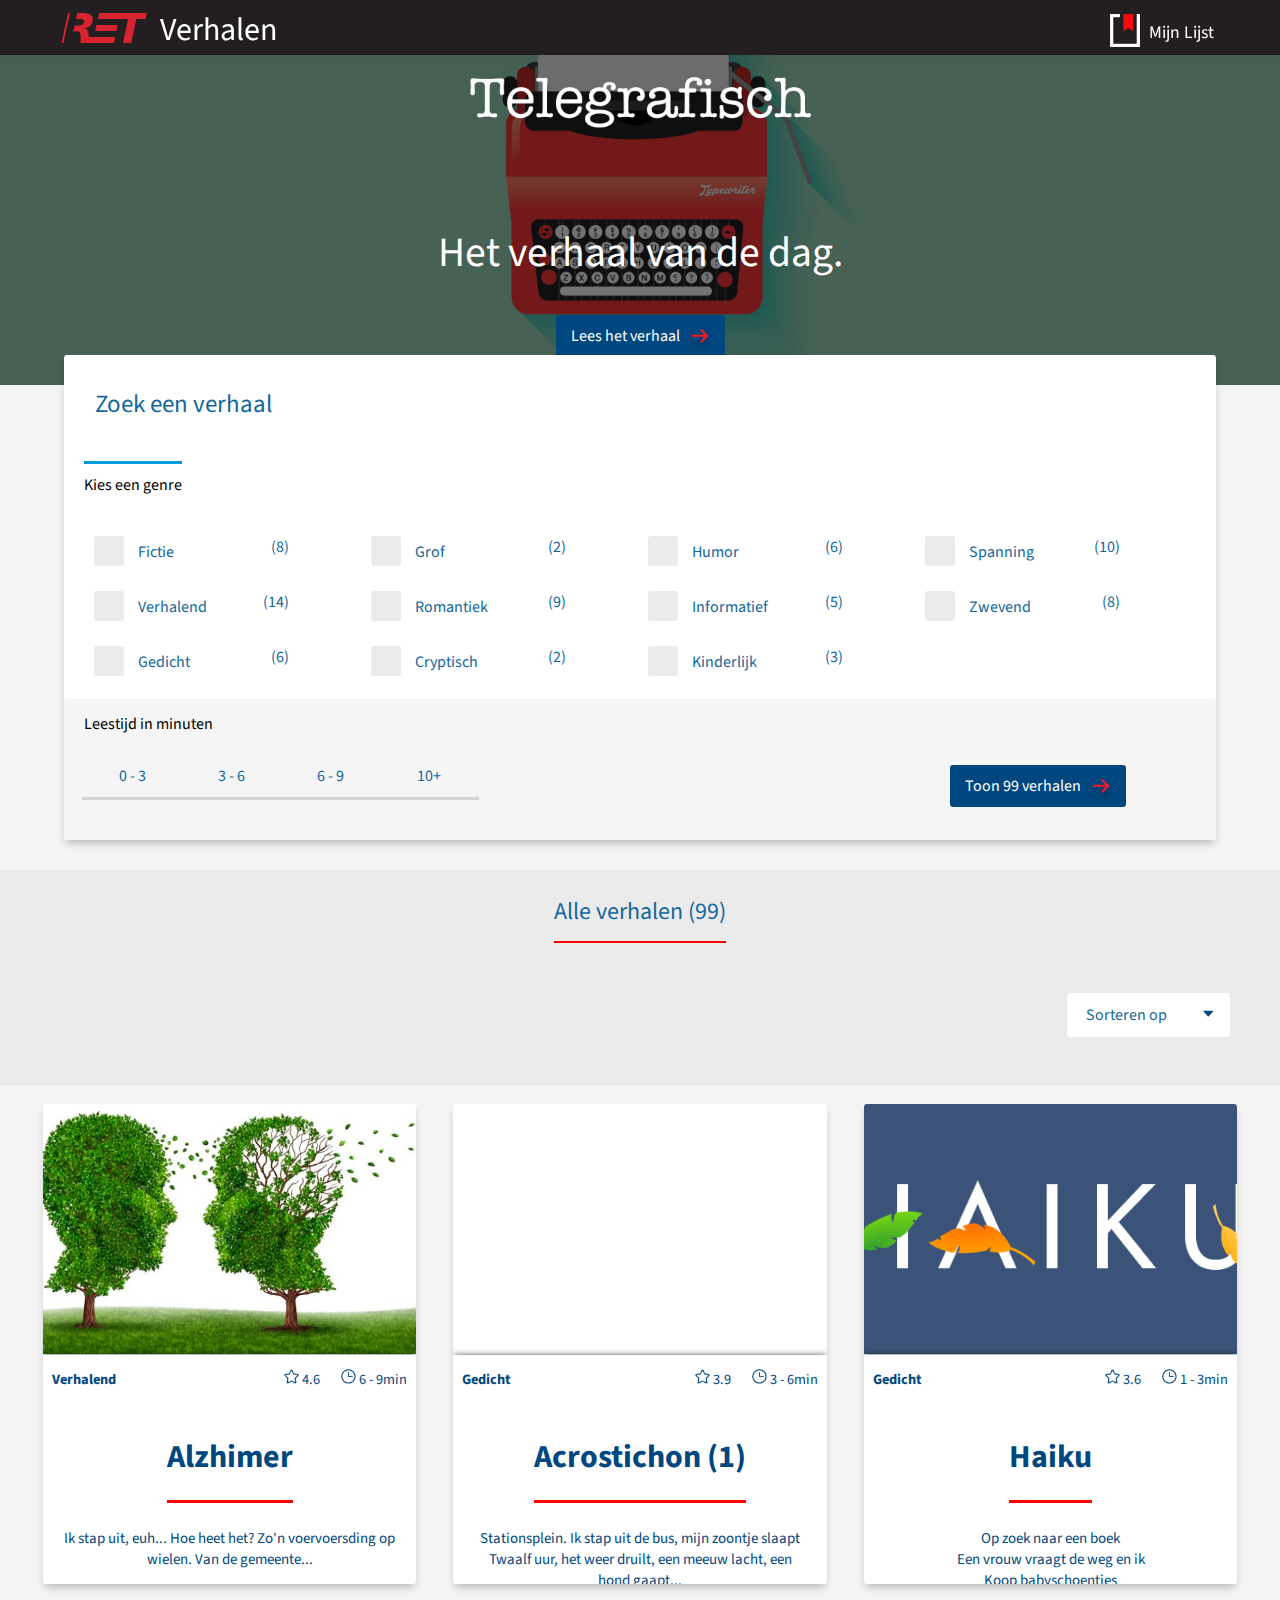
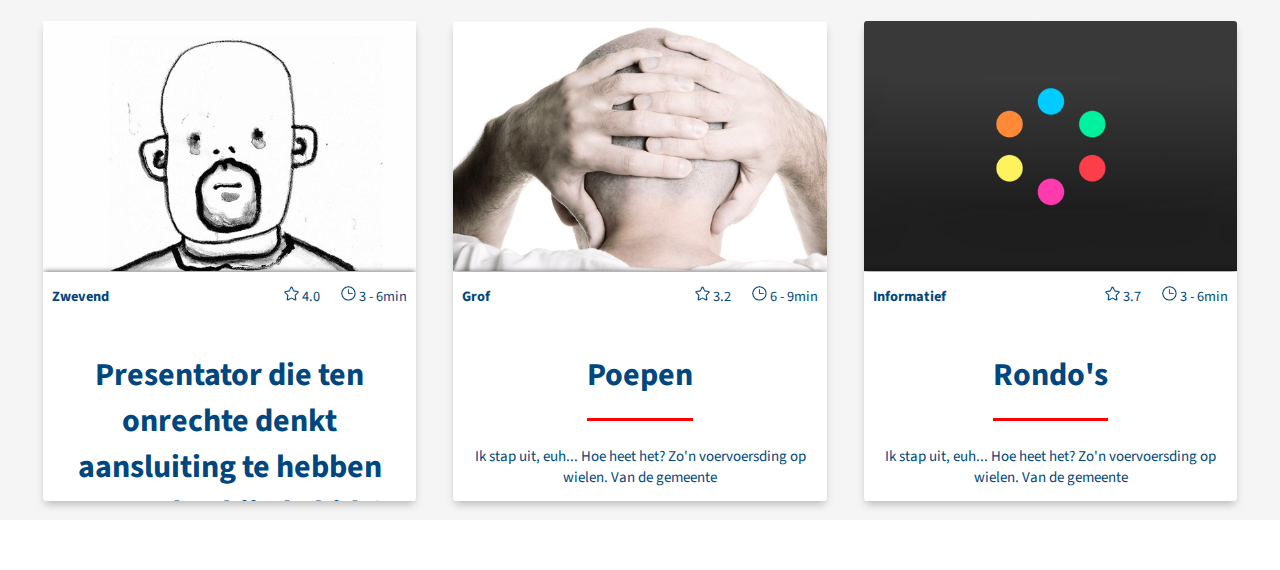
<file: index.html>
<!DOCTYPE html>
<html lang="nl">
    <head>
        <meta charset="utf-8">
        <link rel="stylesheet" href="css/style.css">
        <meta name="viewport" content="width=device-width, initial-scale=1.0">
        <title>RET | Verhalen</title>
        <link href="https://fonts.googleapis.com/css?family=Source+Sans+Pro:400,600,700" rel="stylesheet">
    </head>
    <body id="home">
        <header class="page-header">
            <div>
            <img src="assets/logo.svg" alt="RET logo" class="logo"> <h1 class="pageh1">Verhalen</h1>

            <nav class="main-nav">
                <ul>
                    <li><a href="sites/log-in.html" class="mijn-lijst"><img src="assets/opgeslagen-w.png" alt="" class="lijst-icon"><span> Mijn Lijst</span></a></li>
                </ul>
            </nav>
            </div>
        </header>

        <main>
            <section class="aanbevolen">
                <article class="aanbevolen-verhaal">
                    <h1>Het verhaal van de dag.</h1>
                    <a href="#" class="standard">Lees het verhaal</a>
                </article>
            </section>

            <section class="filter">
                <article class="">



                    <form action="#">
                    <fieldset>
                        <legend class="first-legend">Zoek een verhaal</legend>

                        <fieldset class="genre">
                            <legend>Kies een genre</legend>
                            <div class="genre-filters">
                                <input type="checkbox" id="fictie" value="8">
                                <label for="fictie">Fictie <span>8</span></label>

                                <input type="checkbox" id="grof" value="2">
                                <label for="grof">Grof <span>2</span></label>

                                <input type="checkbox" id="humor" value="6">
                                <label for="humor">Humor <span>6</span></label>

                                <input type="checkbox" id="spanning" value="10">
                                <label for="spanning">Spanning <span>10</span></label>

                                <input type="checkbox" id="verhalend" value="14">
                                <label for="verhalend">Verhalend <span>14</span></label>

                                <input type="checkbox" id="romantiek" value="9">
                                <label for="romantiek">Romantiek <span>9</span></label>

                                <input type="checkbox" id="informatief" value="5">
                                <label for="informatief">Informatief <span>5</span></label>

                                <input type="checkbox" id="zwevend" value="8">
                                <label for="zwevend">Zwevend <span>8</span></label>

                                <input type="checkbox" id="gedicht" value="6">
                                <label for="gedicht">Gedicht <span>6</span></label>

                                <input type="checkbox" id="cryptisch" value="2">
                                <label for="cryptisch">Cryptisch <span>2</span></label>

                                <input type="checkbox" id="Kinderlijk" value="3">
                                <label for="Kinderlijk">Kinderlijk <span>3</span></label>

                            </div>
                            <a class="see-more">Laat nog (5) verhalen zien  +</a>
                        </fieldset>

                        <fieldset class="footer">
                            <legend>Leestijd <span>in minuten</span></legend>
                            <div>
                                <input type="checkbox" id="eerste">
                                <label for="eerste">0 - 3 </label>

                                <input type="checkbox" id="tweede">
                                <label for="tweede">3 - 6 </label>

                                <input type="checkbox" id="derde">
                                <label for="derde">6 - 9 </label>

                                <input type="checkbox" id="vierde">
                                <label for="vierde">10+  </label>

                                <button class="standard mobile-center" type="submit">Toon 99 verhalen</button>
                            </div>

                        </fieldset>

                    </form>

                </article>
            </section>
            <section class="sortby">
                <nav>
                    <header>
                        <h2 class="sort-title">Alle verhalen (99)</h2>
                    </header>
                    <ul>
                        <li><a class="sort sort-close">Fictie</a></li>
                        <li><a class="sort sort-close">Gedicht</a></li>
                    </ul>
                    <!-- <a class="sort sort-order">Sorteren op</a> -->

                    <form class="sort-form sort-order">
                      <fieldset>
                        <legend class="hide">
                          <h4>Sorteer op</h4>
                        </legend>
                        <select name="Sorteren op" id="" >
                          <option>Sorteren op</option>
                          <option value="populairhl">Populairiteit H-L</option>
                          <option value="populairlh">Populairiteit L-H</option>
                          <option value="beoordelinghl">Beoordeling H-L</option>
                          <option value="beoordeinglh">Beoordeling L-H</option>
                        </select>
                      </fieldset>
                    </form>

                </nav>
            </section>
            <section class="verhalen">
                <article class="verhaal">
                    <img src="assets/verhalen/verhaal-header.png" alt="Header afbeelding van verhaal Alzhimer">
                    <div class="tile-content">
                    <h3 class="verhaal-header">
                        <span class="genre">Verhalend</span>

                        <span class="rating"> 4.6</span>
                        <span class="leestijd"> 6 - 9min</span>
                    </h3>
                    <header>
                        <h1>Alzhimer</h1>
                    </header>
                    <p>
                        Ik stap uit, euh... Hoe heet het? Zo'n voervoersding op wielen. Van de gemeente...
                    </p>
                    <footer>
                        <a href="" class="leesmeer">Lees verder</a>
                        <a class="opslaan1">
                            <div class="ani-box">
                                <div class="bar1"></div>
                                <div class="bar2"></div>
                            </div>
                            <span>Voeg toe</span></a>
                    </footer>
                    </div>
                </article>

                <article class="verhaal ">
                    <img src="assets/verhalen/acrostichon2.gif" alt="Header afbeelding van verhaal Alzhimer" class="acrostichon">
                    <div class="tile-content">
                    <h3 class="verhaal-header">
                        <span class="genre">Gedicht</span>

                        <span class="rating"> 3.9</span>
                        <span class="leestijd"> 3 - 6min</span>
                    </h3>
                    <header>
                        <h1>Acrostichon (1)</h1>
                    </header>
                    <p>
                        Stationsplein. Ik stap uit de bus, mijn zoontje slaapt
Twaalf uur, het weer druilt, een meeuw lacht, een hond gaapt...
                    </p>
                    <footer>
                        <a href="sites/acrostichon.html" class="leesmeer">Lees verder</a>
                        <a href="" class="opslaan">
                            <div class="ani-box">
                                <div class="bar1"></div>
                                <div class="bar2"></div>
                            </div>
                            <span>Voeg toe</span></a>
                    </footer>
                    </div>
                </article>

                <article class="verhaal">
                    <img src="assets/verhalen/haiku.png" alt="Header afbeelding van verhaal Alzhimer">
                    <div class="tile-content">
                    <h3 class="verhaal-header">
                        <span class="genre">Gedicht</span>

                        <span class="rating"> 3.6</span>
                        <span class="leestijd"> 1 - 3min</span>
                    </h3>
                    <header>
                        <h1>Haiku</h1>
                    </header>
                    <p>
                        Op zoek naar een boek<br/>
                        Een vrouw vraagt de weg en ik<br>
                        Koop babyschoentjes
                    </p>
                    <footer>
                        <a href="" class="leesmeer">Lees verder</a>
                        <a href="" class="opslaan">
                            <div class="ani-box">
                                <div class="bar1"></div>
                                <div class="bar2"></div>
                            </div>
                            <span>Voeg toe</span></a>
                    </footer>
                    </div>
                </article>


                <article class="verhaal longer">
                    <img src="assets/verhalen/stoned.png" alt="Header afbeelding van verhaal Alzhimer">
                    <div class="tile-content">
                    <h3 class="verhaal-header">
                        <span class="genre">Zwevend</span>

                        <span class="rating"> 4.0</span>
                        <span class="leestijd"> 3 - 6min</span>
                    </h3>
                    <header>
                        <h1 class="long">Presentator die ten onrechte denkt aansluiting te hebben gevonden bij ‘de kids’</h1>
                    </header>
                    <p>
                        Zodra ik de bus uitstap steek ik een dikke vette joint op. De derde van de dag al...
                    </p>
                    <footer>
                        <a href="" class="leesmeer">Lees verder</a>
                        <a href="" class="opslaan">
                            <div class="ani-box">
                                <div class="bar1"></div>
                                <div class="bar2"></div>
                            </div>
                            <span>Voeg toe</span></a>
                    </footer>
                    </div>
                </article>


                <article class="verhaal">
                    <img src="assets/verhalen/poepen.png" alt="Header afbeelding van verhaal Alzhimer">
                    <div class="tile-content">
                    <h3 class="verhaal-header">
                        <span class="genre">Grof</span>

                        <span class="rating"> 3.2</span>
                        <span class="leestijd"> 6 - 9min</span>
                    </h3>
                    <header>
                        <h1>Poepen</h1>
                    </header>
                    <p>
                        Ik stap uit, euh... Hoe heet het? Zo'n voervoersding op wielen. Van de gemeente
                    </p>
                    <footer>
                        <a href="" class="leesmeer">Lees verder</a>
                        <a href="" class="opslaan">
                            <div class="ani-box">
                                <div class="bar1"></div>
                                <div class="bar2"></div>
                            </div>
                            <span>Voeg toe</span></a>
                    </footer>
                    </div>
                </article>

                <article class="verhaal">
                    <img src="assets/verhalen/rondo.png" alt="Header afbeelding van verhaal Alzhimer">
                    <div class="tile-content">
                    <h3 class="verhaal-header">
                        <span class="genre">Informatief</span>

                        <span class="rating"> 3.7</span>
                        <span class="leestijd"> 3 - 6min</span>
                    </h3>
                    <header>
                        <h1>Rondo's</h1>
                    </header>
                    <p>
                        Ik stap uit, euh... Hoe heet het? Zo'n voervoersding op wielen. Van de gemeente
                    </p>
                    <footer>
                        <a href="" class="leesmeer">Lees verder</a>
                        <a href="" class="opslaan">
                            <div class="ani-box">
                                <div class="bar1"></div>
                                <div class="bar2"></div>
                            </div>
                            <span>Voeg toe</span></a>
                    </footer>
                    </div>
                </article>
            </section>
        </main>

        <footer class="page-footer">

        </footer>



        <script src="js/main.js"></script>
    </body>
</html>
</file>
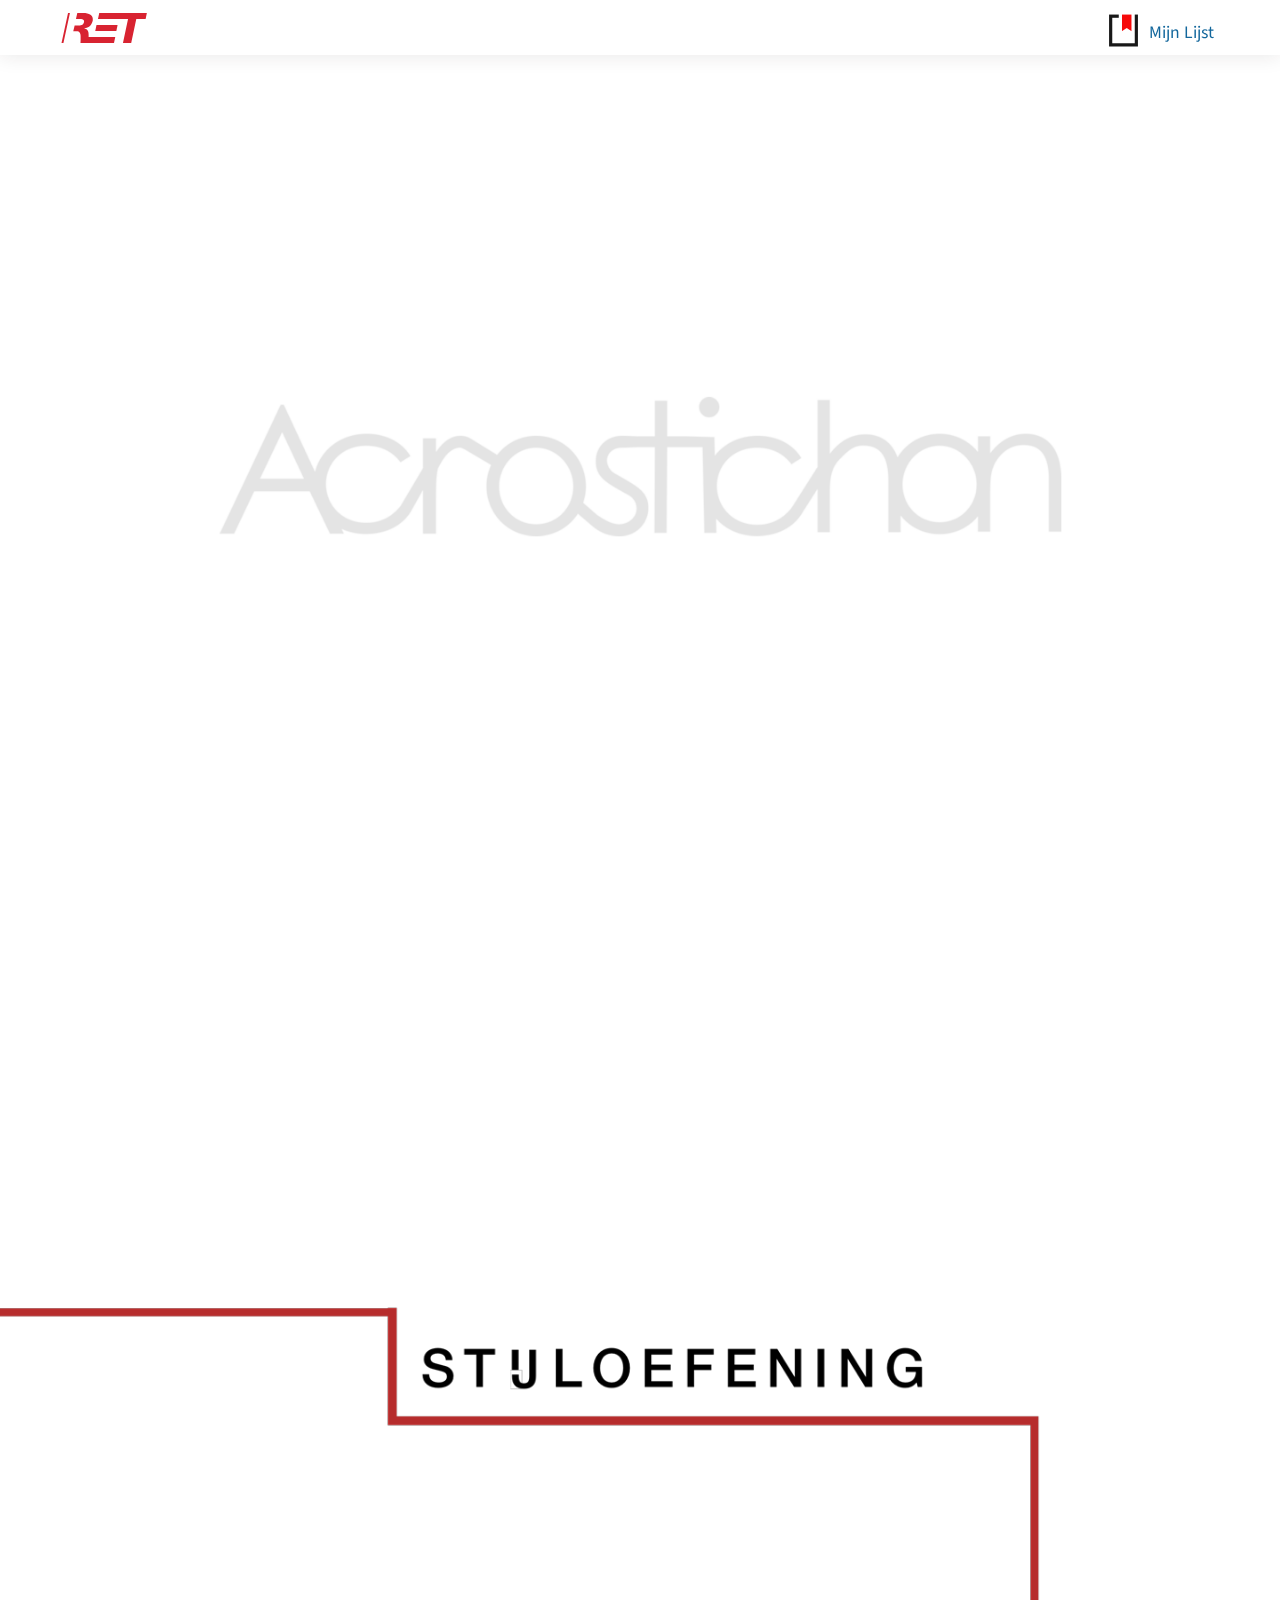
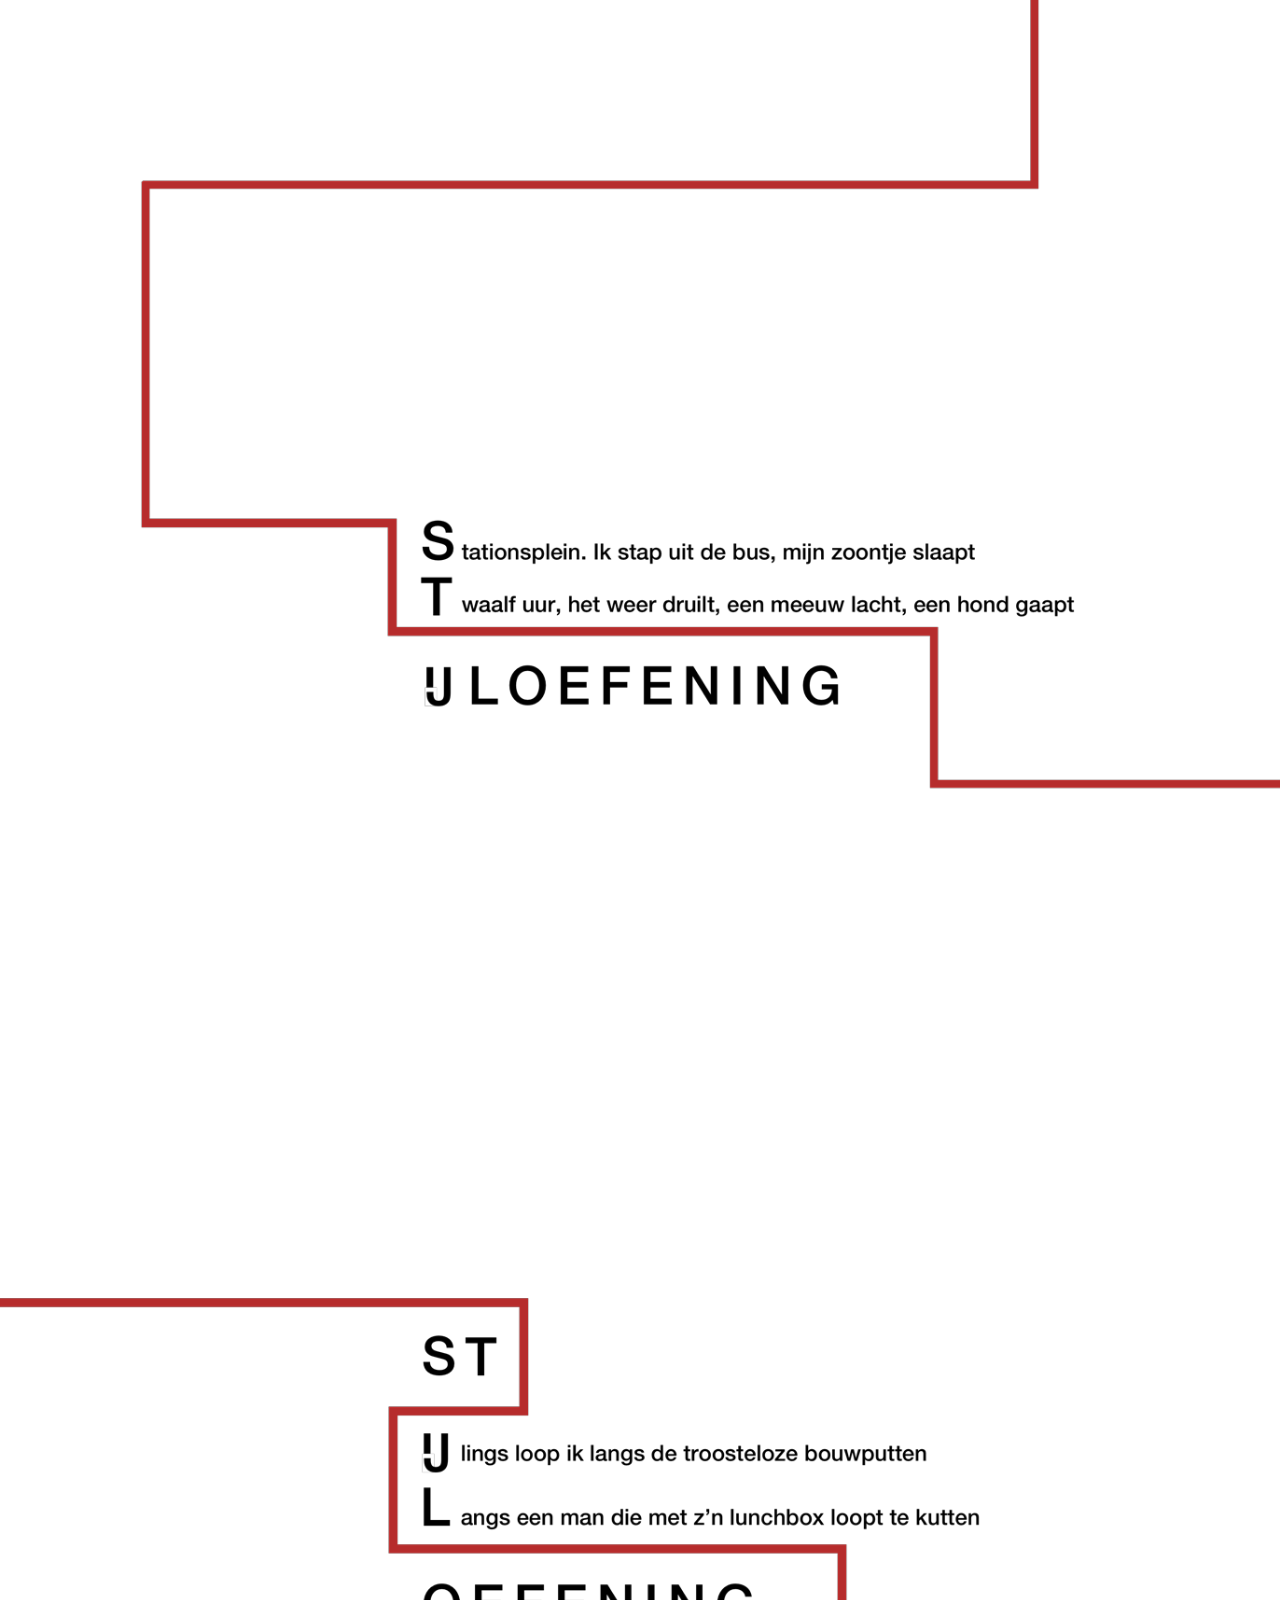
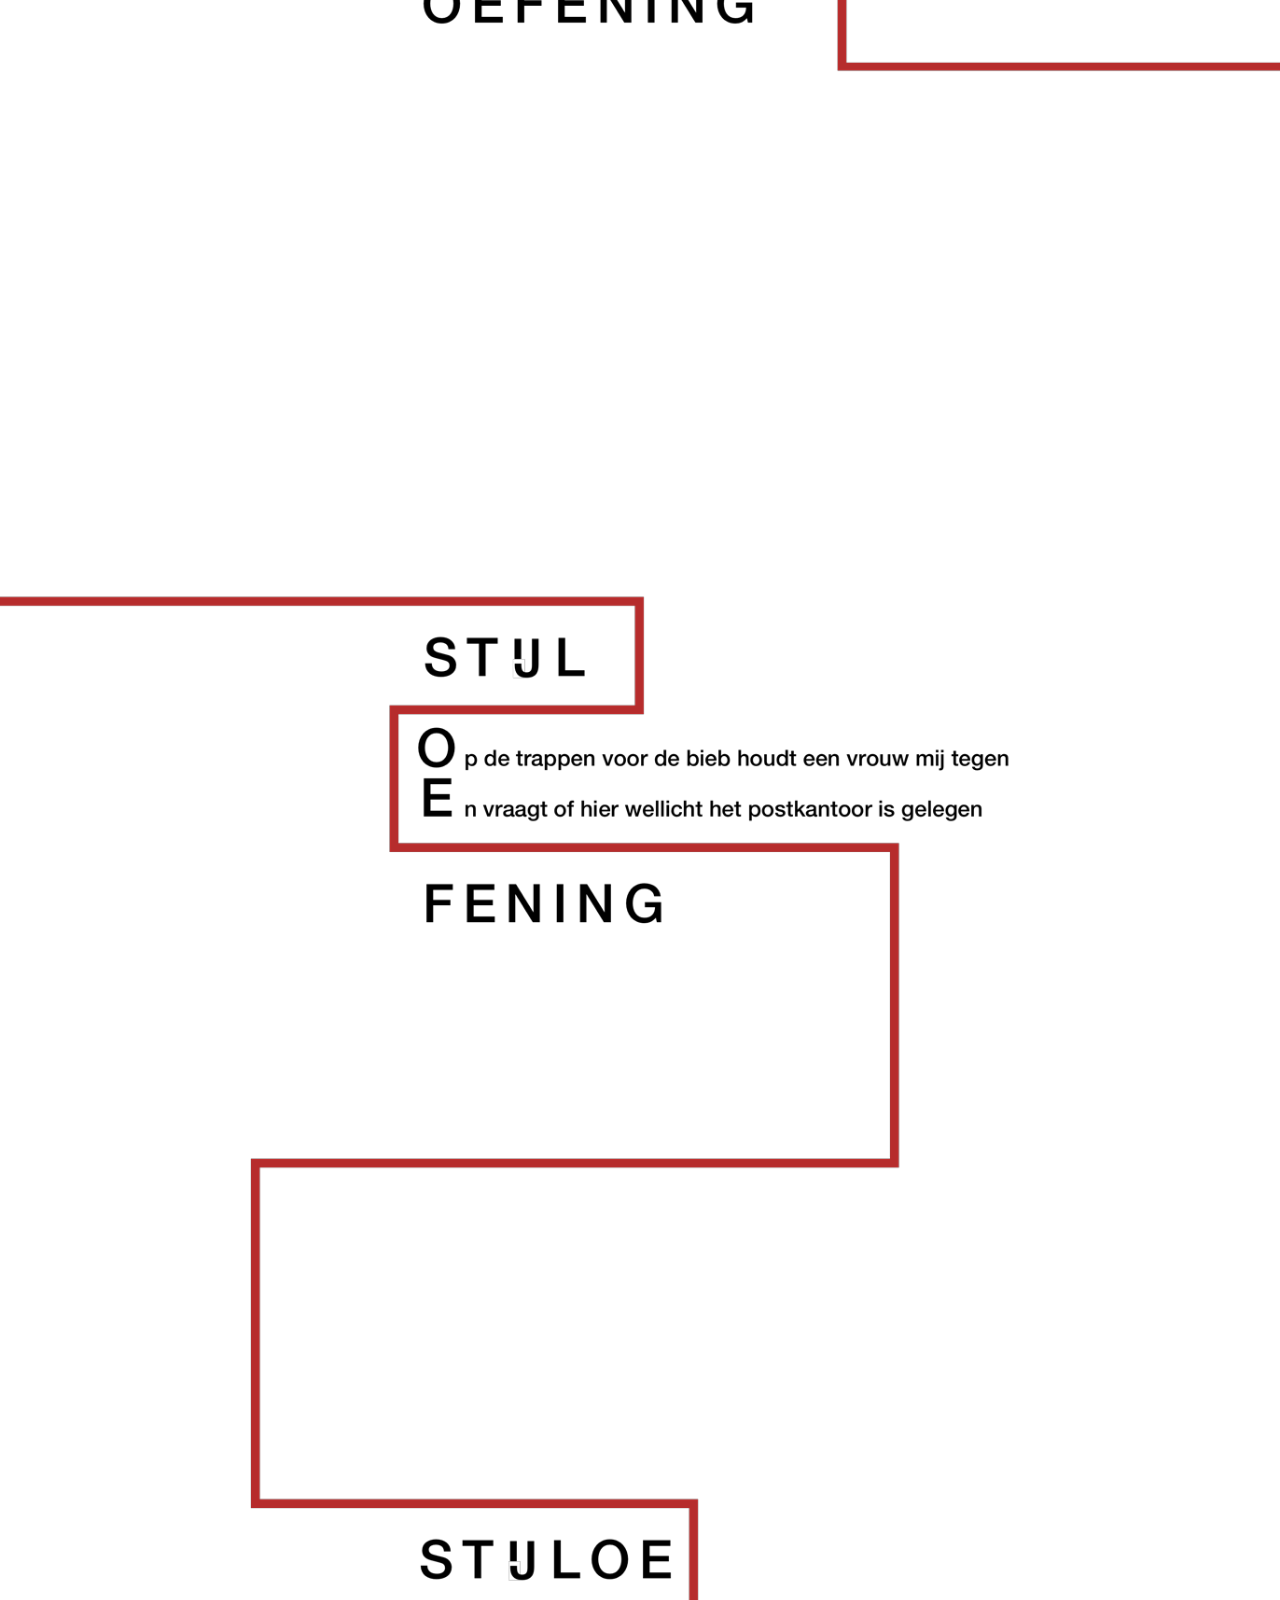
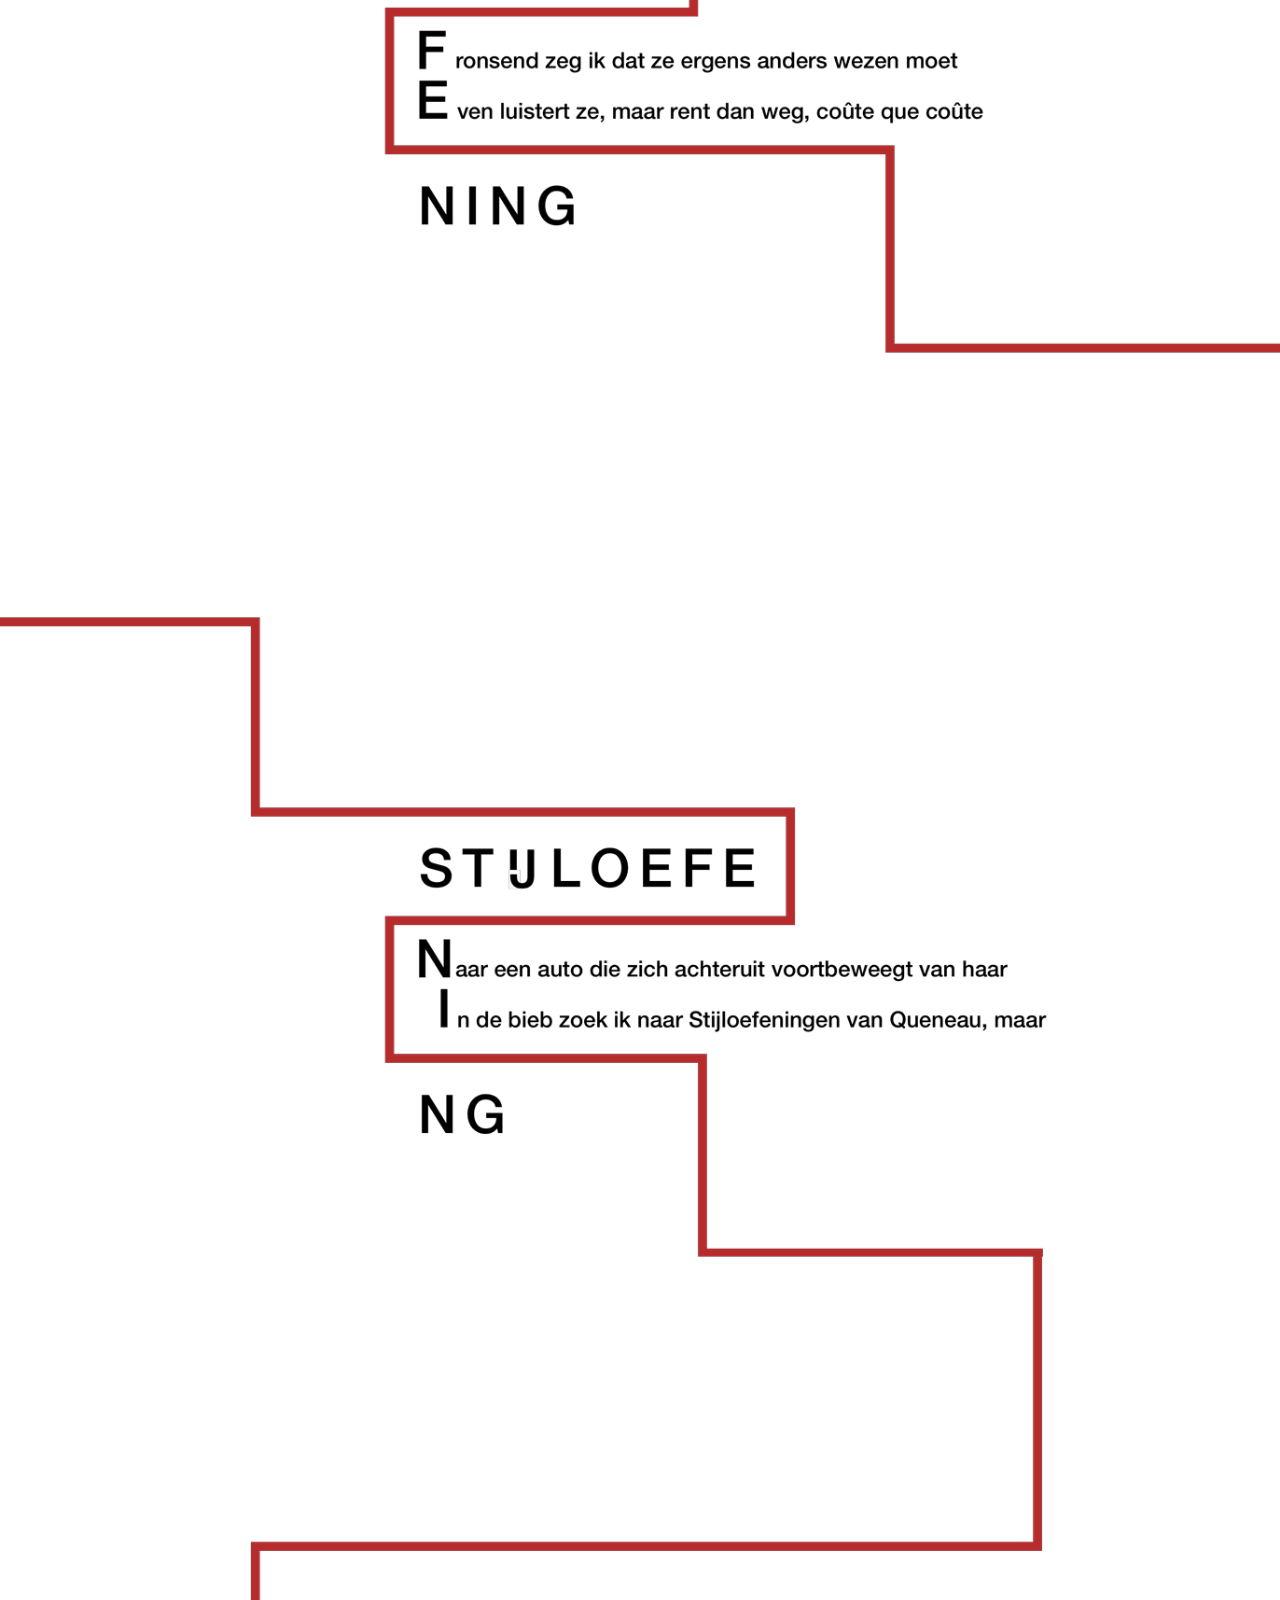
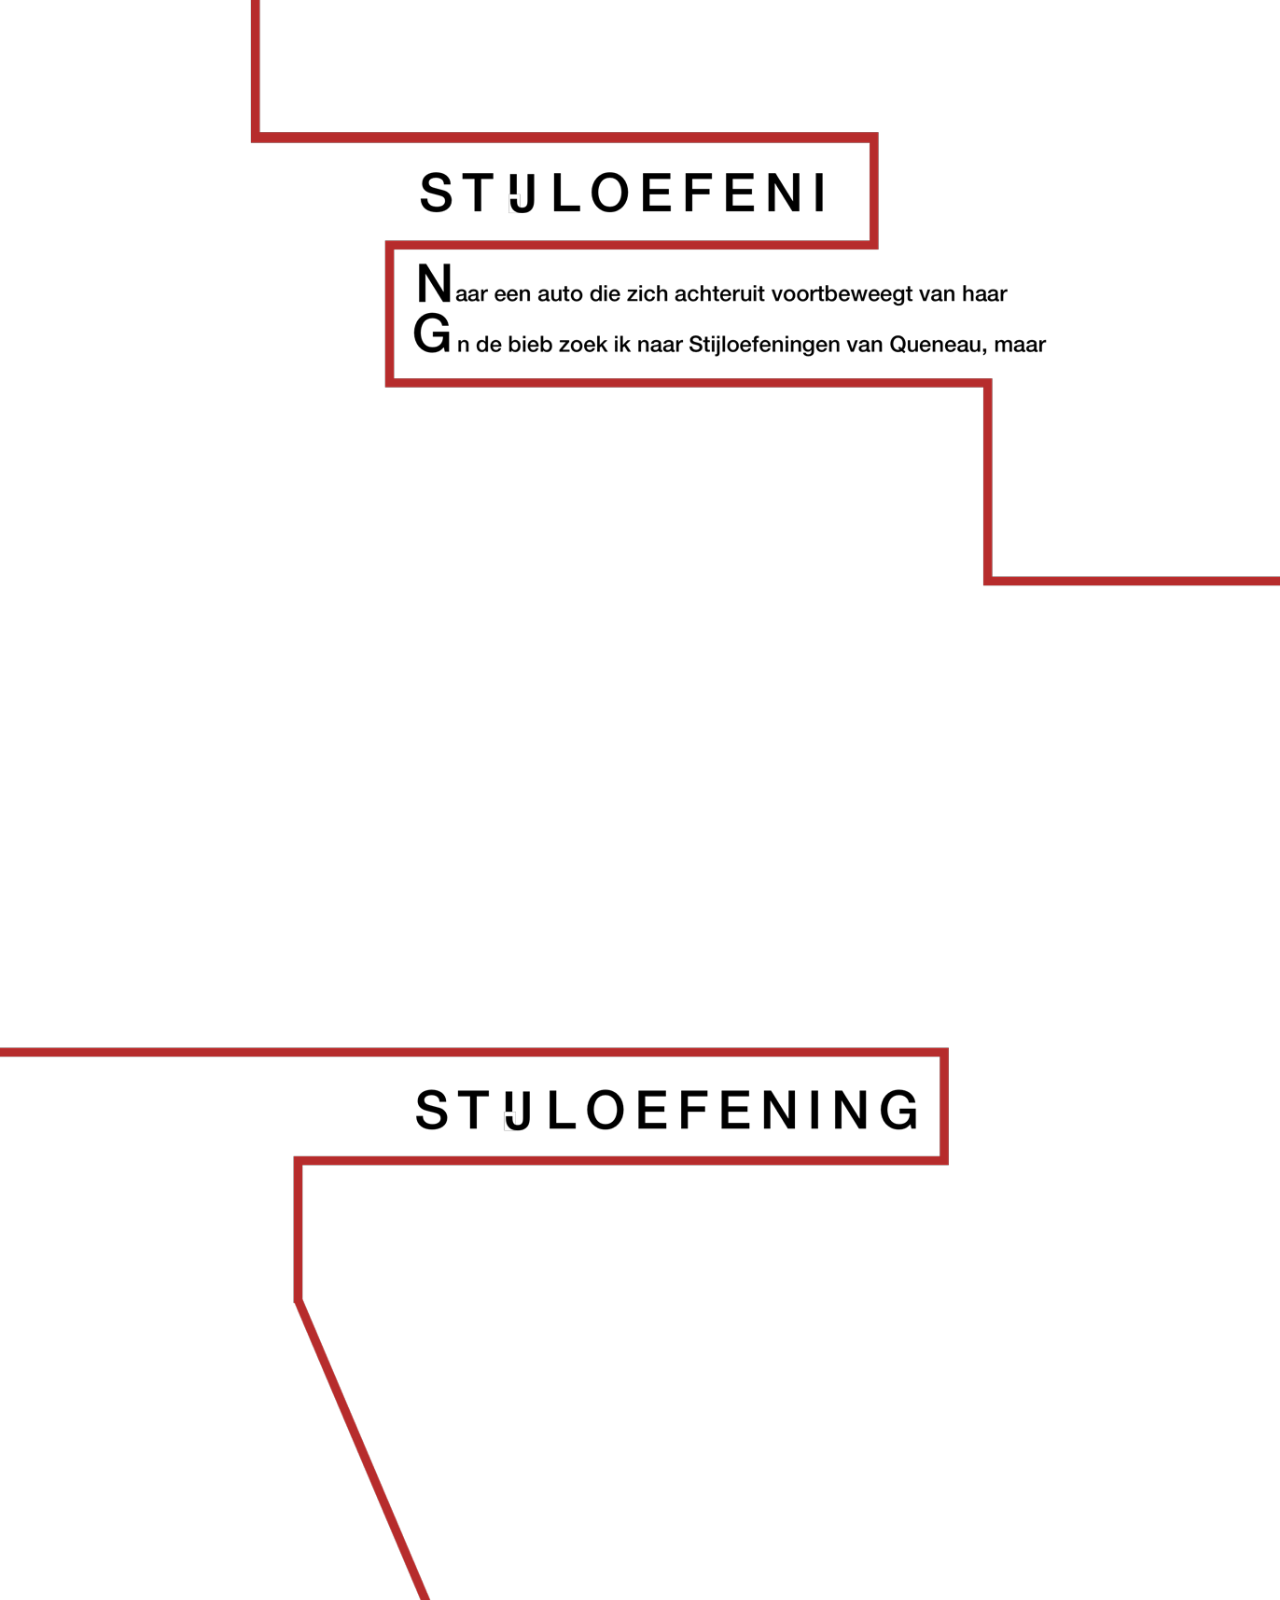
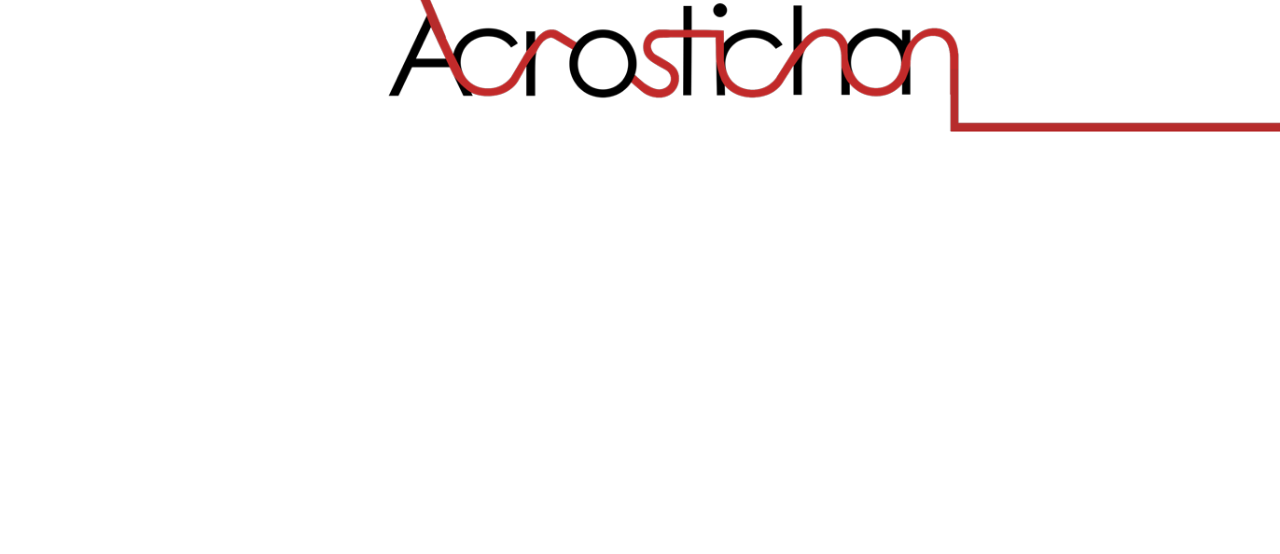
<file: sites/acrostichon.html>
<!DOCTYPE html>
<html lang="nl">
    <head>
        <meta charset="utf-8">
        <link rel="stylesheet" type="text/css" href="../css/style.css">
        <link rel="stylesheet" type="text/css" href="../css/verhaal-style.css">
        <meta name="viewport" content="width=device-width, initial-scale=1.0">
        <title>RET | Acrostichon (1)</title>
        <link href="https://fonts.googleapis.com/css?family=Source+Sans+Pro:400,600,700" rel="stylesheet">
    </head>
    <body id="verhaal">
        <header class="page-header colorswitch">
            <div>
            <a class="homeBtn" href="../index.html"><img src="../assets/logo.svg" alt="RET logo" class="logo"></a>

            <nav class="main-nav">
                <ul>
                    <li><a href="" class="mijn-lijst text-switch"><img src="../assets/opgeslagen.png" alt="" class="lijst-icon"><span> Mijn Lijst</span></a></li>
                </ul>
            </nav>
            </div>
        </header>

        <main>
            <header class="titlebox">
                <img src="../assets/verhalen/acrostichon2.gif" alt="" class="verhaal-titel">
            </header>
            <div class="title">
            </div>

            <img src="../assets/verhalen/desktop.png" alt="verhaal" class="verhaal">

        </main>





        <script src="../js/verhaal.js"></script>
    </body>
</html>
</file>
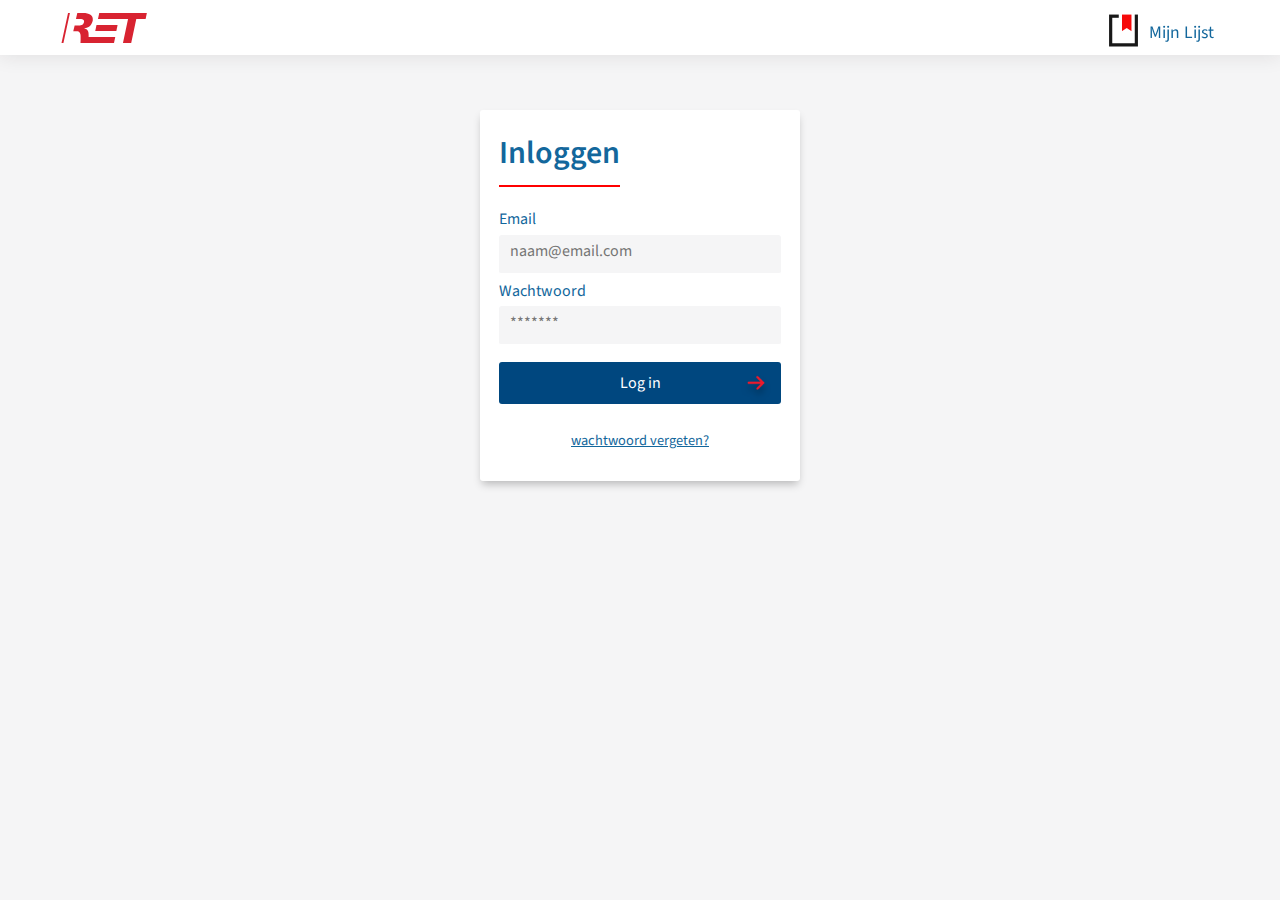
<file: sites/log-in.html>
<!DOCTYPE html>
<html lang="nl">

<head>
    <meta charset="utf-8">
    <link rel="stylesheet" type="text/css" href="../css/style.css">
    <link rel="stylesheet" type="text/css" href="../css/log-in.css">
    <meta name="viewport" content="width=device-width, initial-scale=1.0">
    <title>RET | Inloggen</title>
    <link href="https://fonts.googleapis.com/css?family=Source+Sans+Pro:400,600,700" rel="stylesheet">
</head>

<body>
    <header class="page-header colorswitch">
        <div>
            <a class="homeBtn" href="../index.html"><img src="../assets/logo.svg" alt="RET logo" class="logo"></a>

            <nav class="main-nav">
                <ul>
                    <li><a href="" class="mijn-lijst text-switch"><img src="../assets/opgeslagen.png" alt="" class="lijst-icon"><span> Mijn Lijst</span></a></li>
                </ul>
            </nav>
        </div>
    </header>

    <main>

        <section class="login-box login-hide">
            <form class="login" action="index.html">
                <fieldset>
                    <legend><h1>Inloggen</h1></legend>

                    <label for="email">Email</label>
                    <input type="email" name="login" id="email" placeholder="naam@email.com" required>

                    <label for="wachtwoord">Wachtwoord</label>
                    <input type="password" name="login" id="wachtwoord" placeholder="*******" equired minlength="8" maxlength="24">

                    <button class="standard" type="submit" value="aanmelden">Log in</button>
                    <a class="vergeten">wachtwoord vergeten?</a>
                </fieldset>
            </form>
            <form class="recover" action="index.html">
                <fieldset >
                    <legend><h1>Wachtwoord vergeten</h1></legend>

                    <label for="email2">Email</label>
                    <input type="email" name="login" id="email2" placeholder="naam@email.com" required>

                    <button class="standard" type="submit" value="aanmelden">Vraag wachtwoord aan</button>
                    <a class="onthouden">Opnieuw inloggen</a>
                </fieldset>
            </form>

        </section>

    </main>





    <script src="../js/login.js"></script>
</body>

</html>
</file>
<file: css/style.css>
* {
    margin: 0;
    padding: 0;
    box-sizing: border-box;
    font-family: 'Source Sans Pro', sans-serif;
    border:0;
}

body {
    background: #F5F5F6;
}
a {
    color:#13679c;
    text-decoration: none;
    margin: 3em;
}

a.standard, button.standard {
    background: #00477F;
    font-size: 16px;
    background-image: url(../assets/cta-arrow.png);
    background-repeat: no-repeat;
    background-size: 30px;
    background-position: right 0.625em top 0.8125em;
    border-radius: 3px;
    color: white;
    padding: 0.625em 2.8125em 0.625em 0.9375em;
    transition: ease background-position .5s;
    text-decoration: none;
    position: relative;
    /* transition: .5s ease all; */
    box-sizing: border-box;
    display: inline-block;
}

button.standard:hover {
    background-position: right .925em top 0.8125em;
}

a:hover {
    background-position: right 0.75em top 0.8125em;
}

button {
    margin: 0.625em;
}

form {
    border: 0;
}


header.page-header {
    box-shadow: 0 1px 1.25em 0 rgba(35,31,32,.1);
    background: #231f20;
    position: fixed;
    display: block;
    width: 100%;
    height: 3.4375em;
    z-index: 11;
    top: 0;
    transition: ease background .5s;
}



header.page-header div{
    position: relative;

    height: 3.4375em;
    width: 100%;
    max-width: 75em;
    margin: 0 auto;


}



header.page-header div img {
    height: 1.875em;
    position: relative;
}

header.page-header div .logo{
    position: absolute;
    top: 50%;
    transform: translateY(-50%);
    margin-left:1.25em;
}

header.colorswitch {
    background: white;
}
a.homeBtn {
    margin: 0;
}

nav.main-nav {
    position: absolute;
    top: 0;
    right: 0;
    z-index: 10;
}

nav.main-nav ul li{
    display: inline-block;

    margin: 0.3125em;
}

a.mijn-lijst {
    padding:.7em 1.2em;
    top: -4px;
    font-size: 1.1em;
    color: white;
    top: 0;
    margin: 0;
    transition: ease color .5s;
}

a.mijn-lijst span {
    display: none;
}

.lijst-icon {
    margin-right: .5em;
    position: relative;
    height:1.25em;
    top: .5em;
}

a.text-switch {
    color: #13679c;
}


main {
    margin-top: 3.25em;
}

section.aanbevolen {
    position: relative;
    height: 37vh;
    background: url(../assets/main-header2.jpg);
    background-size:cover;
    background-position: center;
    padding:1.25em 3.125em;
    width: 100%;
    text-align: center;
    z-index: 1;
}

.aanbevolen-verhaal {
    display: block;
    position: absolute;
    bottom: 0 !important;
    height: 24vh;
    padding-bottom: 4em;
}
.aanbevolen-verhaal a {
    margin: 0;
}

section.aanbevolen h1 {
    color: white;
    font-size: 1.3em;
    margin-bottom: .6em;
    font-weight: normal;
}

section.aanbevolen article {
    position: absolute;
    width: 100%;
    left: 0%;
    bottom: 4.06em;
}


section.filter {
    width: 90vw;
    position: relative;
    margin: -1.875em auto 1.875em;
    background: #ffffff;
    z-index: 10;
    border-radius: 3px;



    -webkit-box-shadow: 0px 5px 8px -2px rgba(0,0,0,0.25);
    -moz-box-shadow: 0px 5px 8px -2px rgba(0,0,0,0.25);
    box-shadow: 0px 5px 8px -2px rgba(0,0,0,0.25);
}

section.filter fieldset {
    padding:1.25em;
}

section.filter fieldset:first-child {
    padding: 0;
}

section.filter legend.first-legend {
    font-size: 1.56em;
    padding:1.25em;
    margin-bottom: 0.3125em;
    color: #12679C;
}

section.filter fieldset.genre legend {
    border-top: solid 3px #009DDA;
    padding: 0.625em 0;

}

section.filter fieldset.genre div {
    display: flex;
    flex-wrap: wrap;
}
section.filter fieldset.genre div input {
    display:none;
}

section.filter fieldset.genre div label {
    width: 98%;
    margin: 0.3125em;
    padding: 0.625em 0.3125em 0.3125em;
    display: block;
    align-self: center;
    display: flex;
    flex-direction: row;
    color: #12679C;
    position: relative;
}

.see-more {
    display: inline-block;
    padding-bottom: 0.3125em;
    border-bottom: 2px solid #12679c;
    margin: 2em 0;
    position: relative;
    left: 50%;
    transform: translateX(-50%);
}



fieldset.genre .genre-filters {
    max-height: 16.875em;
    overflow: hidden;
    transition: ease max-height .5s;
}

 fieldset.genre .genre-filters.show-more {
    max-height: 30.9375em;
}

section.filter fieldset.genre div label::before {
    content: "";
    width: 1.87em;
    height: 1.87em;
    background-color: #EBEBEC;
    margin: 0 0.88rem 0 0;
    display: inline-block;
    border-radius: 3px;
    position: relative;
    top: -5px;
}

section.filter fieldset.genre div label span{
    position: absolute;
    right: 25%;
    top: 0.3125em;
}

section.filter fieldset.genre div label span::before{
    content: "("
}

section.filter fieldset.genre div label span::after{
    content: ")"
}

section.filter fieldset.genre div [type=checkbox]:checked + label::before{
    background-image: url('../assets/check.png');
    background-size: 75%;
    background-position: center;
    background-repeat: no-repeat;
}

section.filter fieldset.genre div [type=checkbox]:hover + label::before{
    background-image: url('../assets/check.png');
    background-size: 75%;
    background-position: center;
    background-repeat: no-repeat;
}

section.filter fieldset.footer {
    background: #F5F5F6;
    border-radius: 3px;
    padding: 0.625em1.25em 0.625em;
    margin-top: -3em;
}

section.filter fieldset.footer legend {
    padding-top: 3.125em;
    margin-top: -1.25em;
}

section.filter fieldset.footer div input {
    display:none;
}
section.filter fieldset.footer div label {

    color: #12679C;
    display: inline-block;
    padding: 0.625em 0;
    width: 25%;
    text-align: center;
    margin: 0 -2px;
    position: relative;
    border-bottom: 3px solid lightgrey;
    transition: ease border-bottom .5s;
    margin-bottom:1.25em;
}
section.filter fieldset.footer div [type=checkbox]:checked + label{
    border-bottom: 3px solid #12679C;
}

section.filter fieldset.footer div [type=checkbox]:hover + label{
    border-bottom: 3px solid #12679C;
}



/* Sort by */

section.sortby {
    background-color: #EBEBEC;
    padding: 1.5em 1.5em 2.5em;
}
section.sorteer-padding {
    padding: 1.5em 1.5em 6.5em;
}

section.sortby header {
    text-align: center;
}

section.sortby h2 {
    display: inline-block;
    padding-bottom: .5em;
    color: #13679c;
    border-bottom: 2px solid red;
    margin-bottom: 1.4em;
    font-weight: normal;
}

section.sortby  nav{
    width: 100%;
    position: relative;
}

section.sortby  nav ul {
    list-style-type: none;
}

section.sortby ul li {
    display: inline-block;
    width: auto;
    padding: 0.3125em;
}

.sort-form fieldset select {
box-shadow: -1px 2px 5px 0px rgba(0,0,0,0.0);
}


.sort {
    margin: 0;
    display: block;
    background: white;
    padding: .7em 1.2em .7em 1.2em;
    border-radius: 3px;
}
.sort-close { opacity: 0; transition: ease opacity .5s;}
.sort-close::after {
    content: "";
    background: url(../assets/close.png);
    background-size: cover;
    background-repeat: no-repeat;
    width: .75em;
    height: .75em;
    display: inline-block;
    margin-left: .9em;
    border-radius: 3px;
    position: relative;
    top: 2px;

}

.sort-order {
    position: absolute;
    right: 54%;
    bottom: .2em;
}
.sortbottom {
    bottom: -4.5em;
}


.sort-show {
    opacity: 1;
}

.hide {
    display: none;
}

.sort-form fieldset {
  display: inline-block;
  position: relative;
}
.sort-form fieldset::after {
      content: "";
      background: url(../assets/sort.png);
      background-size: 100%;
      background-repeat: no-repeat;
      width: .75em;
      height: .75em;
      display: inline-block;
      margin-left: .9em;
      border-radius: 3px;
      position: absolute;
      top:1.05em;
      right: 1em;
      pointer-events: none;
      transition: .5s ease top;
}
.sort-form fieldset select {
    border-radius: 3px;
    width: 7.8125em;
    padding: .7em 1.2em .7em 1.2em;
    background: white;
    font-size: 1em;
    display: block;
    color:     #13679c;
    box-sizing: content-box;
    -webkit-appearance: none;
    -moz-appearance: none;
    appearance: none;

}






/* verhalen */

section.verhalen {
    width: 100%;
    display: flex;
    flex-wrap: wrap;
    justify-content: center;
    margin-top:1.25em;
}

article.verhaal {
    width: 90%;
    background: grey;
    border-radius: 3px;
    margin-top: 1.2em;
    margin-bottom:1.25em;
    background: white;
    max-height: auto;
    overflow: hidden;

    -webkit-box-shadow: 0px 5px 8px -2px rgba(0,0,0,0.25);
    -moz-box-shadow: 0px 5px 8px -2px rgba(0,0,0,0.25);
    box-shadow: 0px 5px 8px -2px rgba(0,0,0,0.25);
}

article.verhaal img{
    height: 250px;
    position: relative;
    left: 50%;
    transform: translateX(-50%);
}
.acrostichon {
    position: relative;
    left: 0.625em;
}

article.verhaal div{
    padding-top: 0.3125em;
    position: relative;
    background: white;
    top: -5px;
    transition: ease top .2s;
    box-shadow: 0px -2px 5px -1px rgba(0,0,0,0.5);
}

div.tile-content{
    top: -4.375em;
    position: relative;
}

article.verhaal:hover div.tile-content{
    position: relative;
    top: -4.375em;

}

article.verhaal h1, article.verhaal p  {
    text-align: center;
    color: #00477f;
}

article.verhaal header {
    display: flex;
    justify-content: center;
}
article.verhaal h1 {
    border-bottom: 3px solid red;
    display: inline;
    padding:1.25em 0 0.625em;
}
article.verhaal h3 {
    padding: 0.625em 0.625em 0.3125em;
    font-weight: normal;
    font-size: 0.9em;
    color: #00477F;
    text-align: right;
    position: relative;
}
article.verhaal h3  span.genre {
    font-weight:bold;
    position: absolute;
    left: 0.625em;
}
article.verhaal h3  span.rating {
    padding: 0 0 0 1.25em;
    background: url(../assets/star.png);
    background-repeat: no-repeat;
    background-size: 15px;
    margin-right:1.25em;
}

article.verhaal h3  span.leestijd {
    padding: 0 0 0 1.25em;
    background: url(../assets/clock.png);
    background-repeat: no-repeat;
    background-size: 15px;
}

article.verhaal p {
    padding: 25px 1.25em 25px;
    font-size: 15px;
}

article.verhaal footer {
    width: 100%;
    display: flex;
    justify-content: space-evenly;
    height: 4em;
    padding-top: 0.625em;
}

article.verhaal footer a {
    margin: 0;
}

article.verhaal footer a .ani-box {
    display: inline-block;
    position: relative;
    margin-right: 0.625em;
    top: -3px;
    transform: rotate(0);
    height: 0.625em;
    width: 0.625em;
    transition: ease transform .8s;
    overflow: visible;
    box-shadow: none;
}

.pageh1 {
    color: white;
    padding-left: 120px;
    padding-top: 7px;
    font-weight: normal;
}


.ani-box .bar1 {
    transform: rotate(90deg);
    top: 0;
    left: 0.3125em;
    height: 0.625em;
    background: #00477F;
    width:1px;
    position: absolute;
}
.ani-box .bar2 {
    top: 0;
    left: 0.3125em;
    height: 0.625em;
    background: #00477F;
    width:1px;
    position: absolute;
}

/* .ani-box .bar-finkje1 {
    transform: rotate(45deg) ;
    height: 0.8125em ;
    left: 0.625em ;
    background: #00477F;
    width:1px;
    position: absolute;
}

.ani-box .bar-finkje2 {
    transform: rotate(-45deg) ;
    height: 4px ;
    left: 3px ;
    top: 7px ;
    background: #00477F;
    width:1px;
    position: absolute;
} */


.opslaan span, .opslaan1 span {
    position: relative;
    top: -3px;
    display: inline-block;
}
.opslaan, .opslaan1, .leesmeer {
    height: 30px;
    border-bottom: 1px solid #00477F;
    padding: 0 3px;
}

.opslaan:hover .ani-box, .opslaan1:hover .ani-box{
    transform: rotate(360deg);
}


/* article.verhaal span.rating::before {
    content: url(../star.png);
} */

footer.page-footer {
    width: 100%;
    background: white;
    height: 3.125em;
}


fieldset.genre input:checked {
    display: none;
}



.mobile-center {
    position: absolute;
    right: -4em;
    margin: 1em 0;
}

article.verhaal h1.long {
    margin:0 1em;
}

article.longer:hover div.tile-content{
    position: relative;
    top: -6.5em;

}


@media only screen and (min-width: 40em) {
    .see-more {
        display: none;
    }

    .aanbevolen-verhaal {
        display: block;
        position: absolute;
        bottom: 0 !important;
        height: 20vh;
        padding-bottom: 4em;
    }

    .sort-order {
        position: absolute;
        right: 0.625em;
        bottom: .5em;
    }

    section.sortby h2 {
        margin-bottom: 2em;
    }

    section.sortby {
        padding: 1.5em 1.5em 2.5em;
    }

    a.mijn-lijst span {
        display: inline-block;
    }

    article.verhaal footer {
        width: 100%;
        display: flex;
        justify-content: space-evenly;
        height: 2em;
        padding-top: 0.625em;
    }
    article.verhaal footer a {
        margin: 2.8em;
    }

    .mobile-center {
        position: absolute;
        right: 5em;
        transform: translateX(0);
        margin: 0.625em;
    }
    article.verhaal {
        width: 47%;
        margin: 1.5%;
        max-height: 30em;
    }


    section.aanbevolen article {
        position: absolute;
        width: 100%;
        left: 0;
        bottom: 2em;
        font-size: 2em;
        padding: 2vh;
    }

    section.filter fieldset.genre div label {
        width: 48%;
    }

    section.filter fieldset.footer div label {

        color: #12679C;
        display: inline-block;
        padding: 0.625em 0;
        width: 20%;
        text-align: center;
        margin: 0 -0.125em;
        position: relative;
        border-bottom: 3px solid lightgrey;
        transition: ease border-bottom .5s;
        margin-bottom:1.25em;
    }

    section.filter fieldset.footer div button{

        right: 0;
    }
}

@media only screen and (min-width: 56em) {
    section.aanbevolen {
        height: 60vh;
        max-height: 37.5em;
    }
    article.verhaal {
        width: 30%;
        margin: 1.5%;

    }


    /* article.verhaal div footer {
        height: 0;
    } */
    section.filter fieldset.footer div label {
        max-width: 6.25em;

    }

    section.filter fieldset.footer div {
        width: 50%;

    }

    section.filter fieldset.footer div button{
        position: absolute;
        right: 5em;
    }

    section.filter {
        max-width: 75em;
    }

    section.sortby {
        width: 100%;
    }

    section.sortby nav{
        max-width: 75em;
        margin: 0 auto;
    }


}

@media only screen and (min-width: 75em) {
    section.verhalen {
        width: 77.75em;
        margin: 0 auto;
    }
    article.verhaal {
        width: 30%;
        margin: 1.5%;
    }
    section.filter fieldset.genre div label {
        width: 24%;
    }
    section.aanbevolen {
        position: relative;
        height: 37vh;
        background: url(../assets/main-header2.jpg);
        background-attachment: fixed;
        background-size:auto 40%;
        background-position: top;
        padding:1.25em 3.125em;
        width: 100%;
        text-align: center;
        z-index: 1;
    }
}
</file>
<file: css/verhaal-style.css>
body {
    background: white;
}

.titlebox {

}

.hidetitle {
    display: none;
}

.verhaal-titel {
    width: 100%;
}

.verhaal {
    width: 100%;
    margin-top: -30em;
    margin-bottom: 26em;
}

@media only screen and (max-width: 41em) {
    main {
        width: 100%;
        overflow: hidden;
    }
    .verhaal {
        width: 190%;
        margin-left: -61%;
        margin-bottom: 20em;
        margin-top: -20em;
    }
    .verhaal-titel {
        width: 140%;
        margin-left: -20%;
}
</file>
<file: css/log-in.css>
form {
    display: block;
    width: 100%;
    max-width: 23em;
    font-size: 1em;
    overflow: hidden;
    position: relative;
}

a {
    margin: 0;
}



h1 {
    color:#13679c;
    font-weight: 600;
    padding-bottom: .3em;
    margin-bottom: .5em;
    border-bottom: red solid 2px;
    display: inline-block;
}

.recover h1 {
    font-size: 1.5em;
}

.recover {
    position: absolute;
    top: 1.9em;
    background: white;
    width: 89%;
    opacity: 0;
    left: -100%;
    transition: ease left .5s, ease opacity .5s;
}

.legend {
    background: white;
}

form label {
    color: #13679c;
    padding: .3em 0;
    max-height: 40px;
}

form input {
    font-size: 1em;
    background: #F5F5F6;
    padding: .7em .7em 1em;
    width: 100%;
    border-radius: 3px;
    max-height: 40px;
    border-bottom: 2px solid white;
    transition: ease border-bottom .5s;
    outline: none;
}

input:focus {
    border-bottom: 2px solid #13679c;
}

input:focus:valid {
    border-bottom: 2px solid green;
}

input:focus:invalid {
    border-bottom: 2px solid red;
}

fieldset {
    display: flex;
    flex-direction: column;
    justify-content: space-evenly;
    position: relative;
    height: 100%;
}

button.standard {
    width: 100%;
    padding: 10px 15px 10px 15px !important;
    transition: ease background-position .5s;
    background-position: right 0.625em top 0.8125em;
}

button.standard:hover {
    background-position: right 1.225em top 0.8125em;
}



.login-box {
  border-radius: 3px;
  margin: 6.9em auto;
  width: 20em;
  padding: 1.2em;
    position: relative;
  background: white;
  overflow: hidden;
  -webkit-box-shadow: 0px 5px 8px -2px rgba(0,0,0,0.25);
  -moz-box-shadow: 0px 5px 8px -2px rgba(0,0,0,0.25);
  box-shadow: 0px 5px 8px -2px rgba(0,0,0,0.25);
  transition: ease margin .5s, ease opacity .5s;
}

.login {
    transition: ease opacity .5s;
}


.login-box a {
  margin: .7em 0;
  font-size: .9em;
  text-align: center;
  text-decoration: underline;
}

.standard {
    margin: 1em 0;
}

.login-hide {
      margin-top: -5em;
      opacity: 0;
}

.show-lost {
    left: 1.2em;
    opacity: 1;
}

.opacity {
    opacity: 0;
}
</file>
